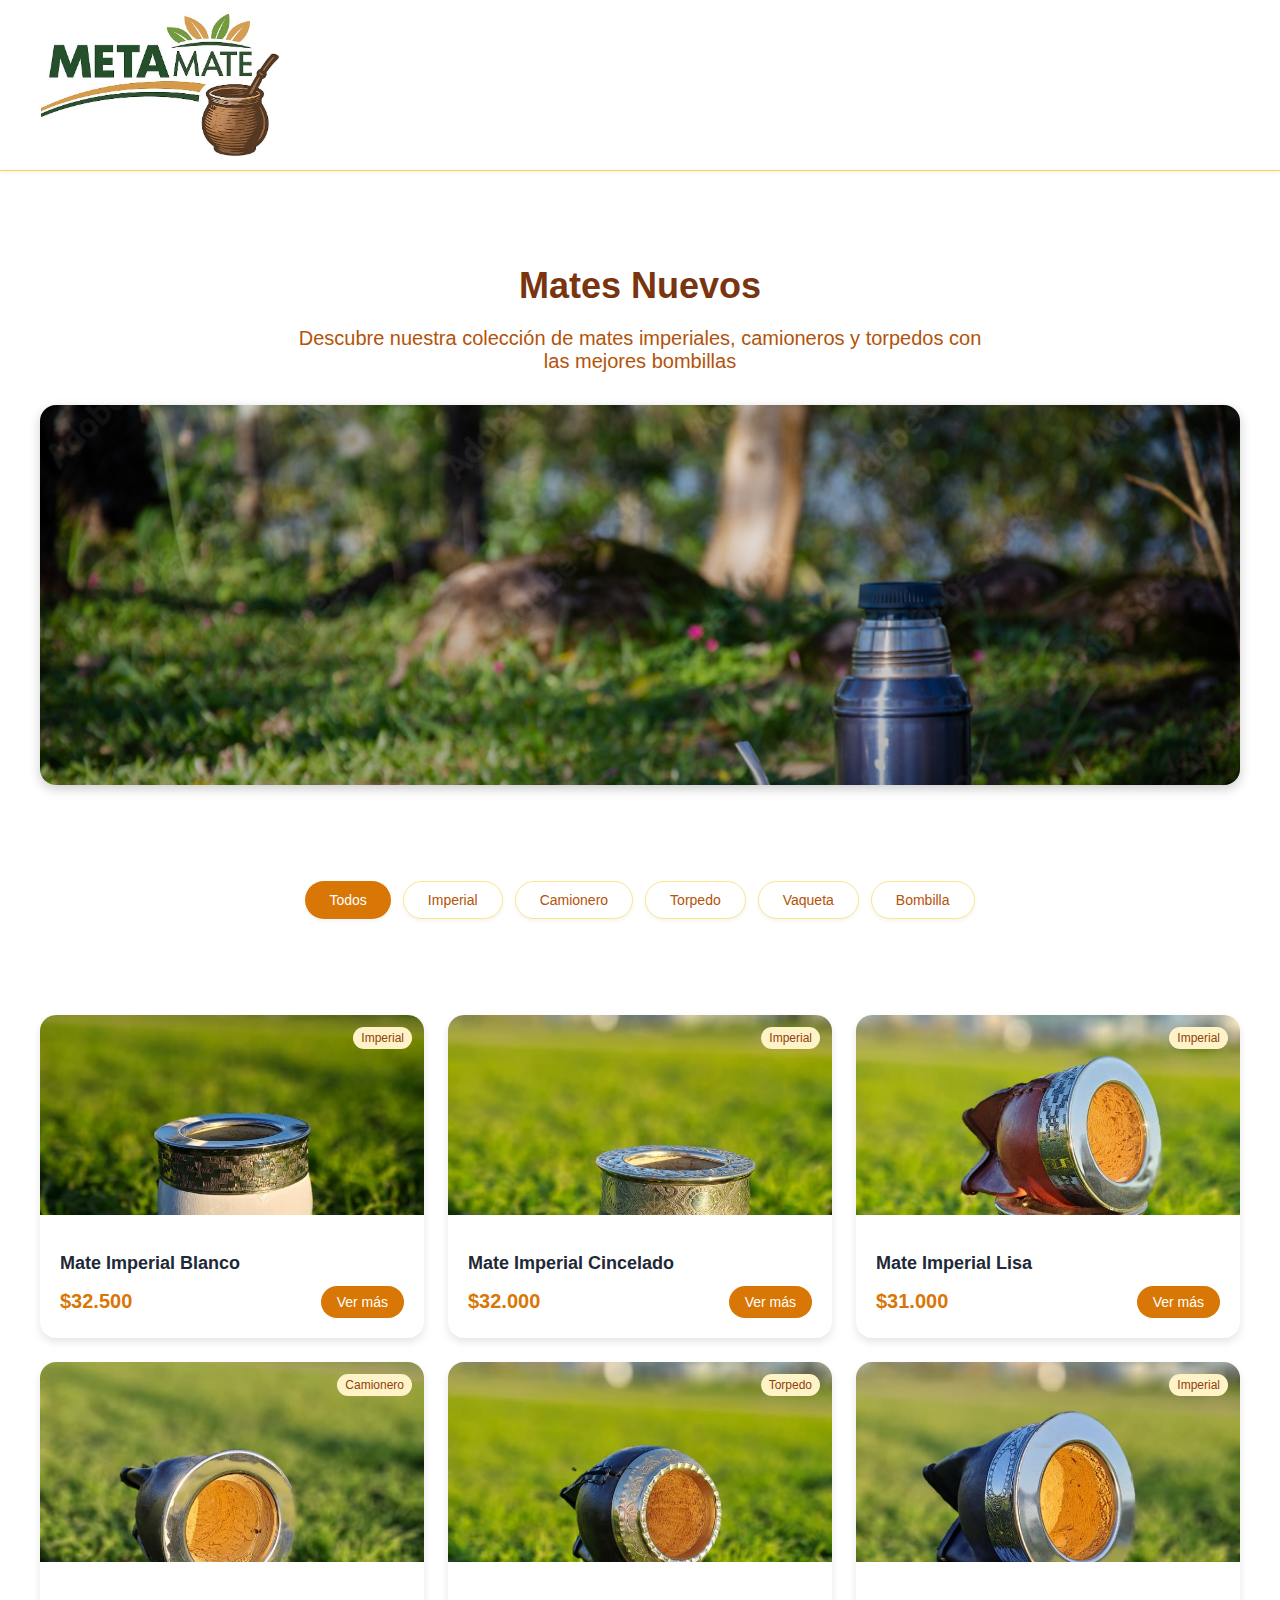
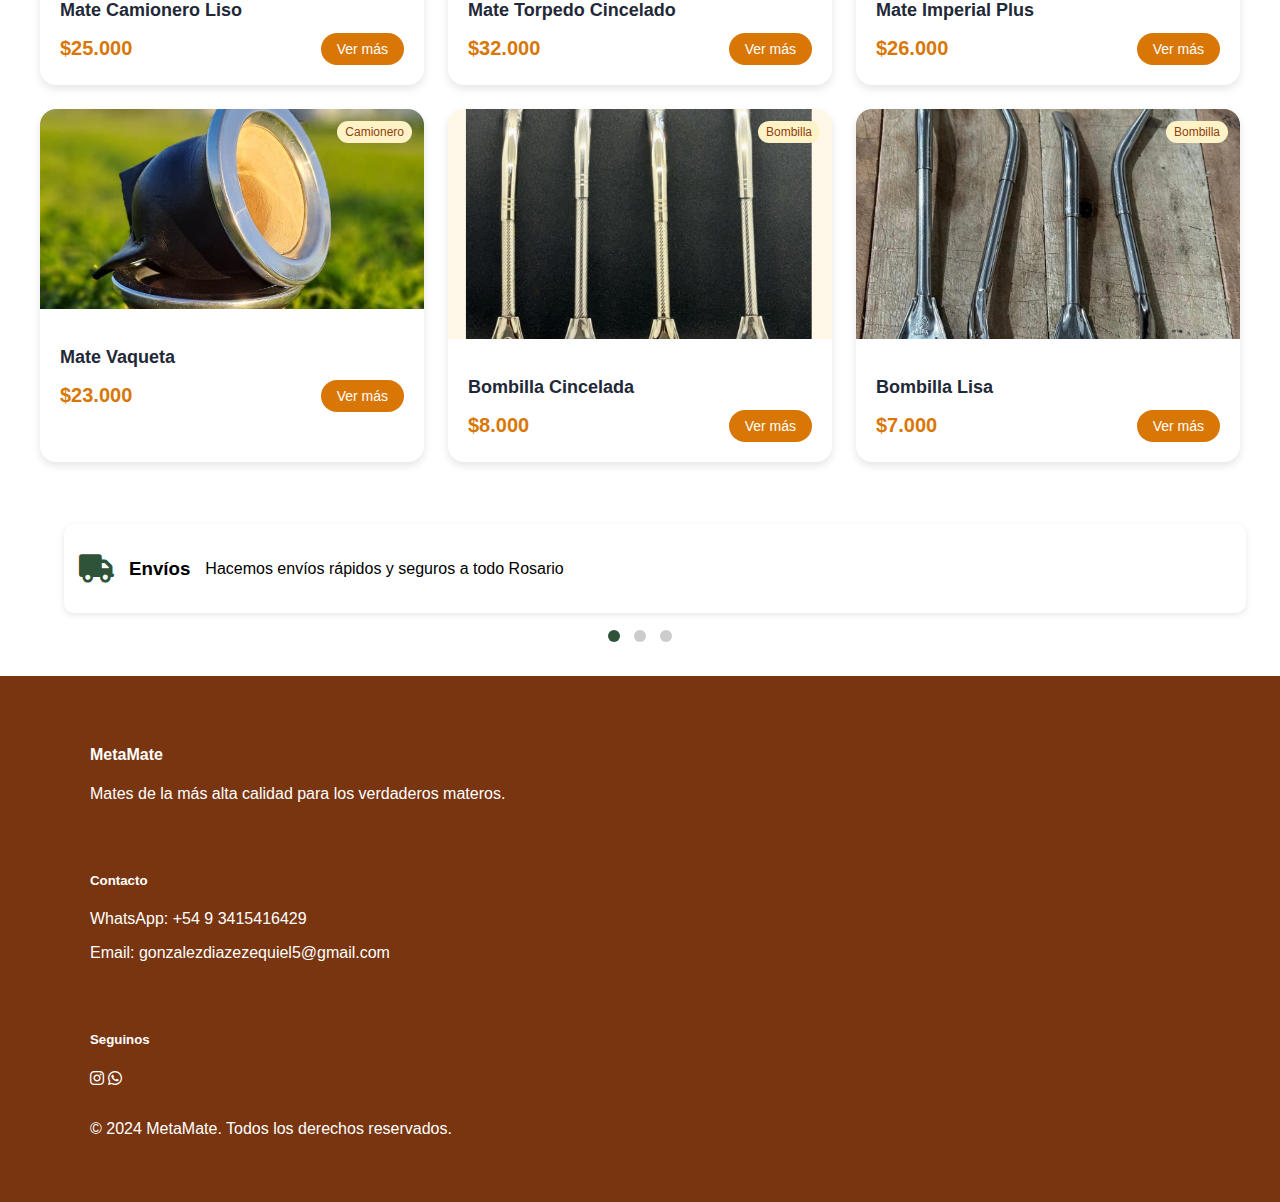
<file: index.html>
<!DOCTYPE html>
<html lang="en">

<head>
    <meta charset="UTF-8">
    <meta name="viewport" content="width=device-width, initial-scale=1.0">
    <title>Emprendimiento de Mate</title>
    <link rel="stylesheet" href="style.css">
    <link rel="stylesheet" href="https://cdnjs.cloudflare.com/ajax/libs/font-awesome/6.5.1/css/all.min.css">
</head>

<body>

    <!-- Header/Navbar -->
    <header>
  <div class="container">
    <div class="navbar">
      <a href="#" class="logo">
        <img src="metamate.jpeg" alt="MetaMate Logo">
      </a>
    </div>
  </div>
    </header>


    <!-- INICIO -->
    <section class="inicio">
  <div class="contenido">
    <h2 class="titulo">Mates Nuevos</h2>
    <p class="descripcion">
      Descubre nuestra colección de mates imperiales,
      camioneros y torpedos con las mejores bombillas
    </p>

    <div class="imagen-container">
      <img src="fondo.jpg" alt="Mates Nuevos" class="imagen">
      <div class="overlay"></div>
    </div>
  </div>
    </section>


    <!--CATEGORIA-->
    <section class="categorias">
  <div class="contenedor">
    <div class="botones">
      <button class="btn activo">Todos</button>
      <button class="btn">Imperial</button>
      <button class="btn">Camionero</button>
      <button class="btn">Torpedo</button>
      <button class="btn">Vaqueta</button>
      <button class="btn">Bombilla</button>
    </div>
  </div>
    </section>


    <!--PRODUCTO-->
    <section class="productos">
  <div class="contenedor">
    <div class="grid-productos">

      <!-- Producto 1 -->
      <a href="producto1.html" class="producto" data-categoria="Imperial">
        <div class="producto-img">
          <img src="imperial blanco.jpeg" alt="Mate Imperial Blanco">
          <span class="categoria">Imperial</span>
        </div>
        <div class="producto-info">
          <h3>Mate Imperial Blanco</h3>
          <div class="precio-boton">
            <span class="precio">$32.500</span>
            <button class="btn-ver">Ver más</button>
          </div>
        </div>
      </a>

      <!-- Producto 2 -->
      <a href="producto2.html" class="producto" data-categoria="Imperial">
        <div class="producto-img">
          <img src="imperial cincelado.jpeg" alt="Mate Imperial Cincelado">
          <span class="categoria">Imperial</span>
        </div>
        <div class="producto-info">
          <h3>Mate Imperial Cincelado</h3>
          <div class="precio-boton">
            <span class="precio">$32.000</span>
            <button class="btn-ver">Ver más</button>
          </div>
        </div>
      </a>

      <!-- Producto 3 -->
      <a href="producto3.html" class="producto" data-categoria="Imperial">
        <div class="producto-img">
          <img src="imperial lio.jpeg" alt="Mate Imperial Lisa">
          <span class="categoria">Imperial</span>
        </div>
        <div class="producto-info">
          <h3>Mate Imperial Lisa</h3>
          <div class="precio-boton">
            <span class="precio">$31.000</span>
            <button class="btn-ver">Ver más</button>
          </div>
        </div>
      </a>

      <!-- Producto 4 -->
      <a href="producto4.html" class="producto" data-categoria="Camionero">
        <div class="producto-img">
          <img src="camionero.jpeg" alt="Mate Camionero Liso">
          <span class="categoria">Camionero</span>
        </div>
        <div class="producto-info">
          <h3>Mate Camionero Liso</h3>
          <div class="precio-boton">
            <span class="precio">$25.000</span>
            <button class="btn-ver">Ver más</button>
          </div>
        </div>
      </a>

      <!-- Producto 5 -->
      <a href="producto5.html" class="producto" data-categoria="Torpedo">
        <div class="producto-img">
          <img src="torpedooo.jpeg" alt="Mate Torpedo Cincelado">
          <span class="categoria">Torpedo</span>
        </div>
        <div class="producto-info">
          <h3>Mate Torpedo Cincelado</h3>
          <div class="precio-boton">
            <span class="precio">$32.000</span>
            <button class="btn-ver">Ver más</button>
          </div>
        </div>
      </a>

      <!-- Producto 6 -->
      <a href="producto6.html" class="producto" data-categoria="Imperial">
        <div class="producto-img">
          <img src="imperiall.jpeg" alt="Mate Imperial Plus">
          <span class="categoria">Imperial</span>
        </div>
        <div class="producto-info">
          <h3>Mate Imperial Plus</h3>
          <div class="precio-boton">
            <span class="precio">$26.000</span>
            <button class="btn-ver">Ver más</button>
          </div>
        </div>
      </a>

      <!-- Producto 7 -->
      <a href="producto7.html" class="producto" data-categoria="Vaqueta">
        <div class="producto-img">
          <img src="vaquetaaa.jpeg" alt="Mate Vaqueta">
          <span class="categoria">Camionero</span>
        </div>
        <div class="producto-info">
          <h3>Mate Vaqueta</h3>
          <div class="precio-boton">
            <span class="precio">$23.000</span>
            <button class="btn-ver">Ver más</button>
          </div>
        </div>
      </a>

      <!-- Producto 8 -->
      <a href="producto8.html" class="producto" data-categoria="Bombilla">
        <div class="producto-img bombilla">
          <img src="bcincelada.jpeg" alt="Bombilla Cincelada">
          <span class="categoria">Bombilla</span>
        </div>
        <div class="producto-info">
          <h3>Bombilla Cincelada</h3>
          <div class="precio-boton">
            <span class="precio">$8.000</span>
            <button class="btn-ver">Ver más</button>
          </div>
        </div>
      </a>

      <!-- Producto 9 -->
      <a href="producto9.html" class="producto" data-categoria="Bombilla">
        <div class="producto-img bombilla">
          <img src="blisa.jpeg" alt="Bombilla Lisa">
          <span class="categoria">Bombilla</span>
        </div>
        <div class="producto-info">
          <h3>Bombilla Lisa</h3>
          <div class="precio-boton">
            <span class="precio">$7.000</span>
            <button class="btn-ver">Ver más</button>
          </div>
        </div>
      </a>

    </div>
  </div>
    </section>

    <!-- Sección -->
    <section class="info-slider">
  <div class="slider-container">
    <!--Slide 1 -->
    <div class="slide active">
      <div class="icon"><i class="fa-solid fa-truck"></i></div>
      <h3>Envíos</h3>
      <p>Hacemos envíos rápidos y seguros a todo Rosario</p>
    </div>
    <!-- Slide 2 -->
    <div class="slide">
      <div class="icon"><i class="fa-solid fa-credit-card"></i></div>
      <h3>Medios de pago</h3>
      <p>Aceptamos transferencias y pago en efectivo.</p>
    </div>

    <!-- Slide 3 -->
    <div class="slide">
      <div class="icon"><i class="fa-solid fa-rotate"></i></div>
      <h3>Devoluciones</h3>
      <p>Si el producto llega en mal estado, comunicate con nosotros.</p>
    </div>
  </div>

  <!-- Dots -->
  <div class="dots">
    <span class="dot active"></span>
    <span class="dot"></span>
    <span class="dot"></span>
  </div>
    </section>

    <!--FOOTER-->
    <footer class="footer">
  <div class="contenedor-footer">
    <div class="footer-grid">
      
      <!-- Marca -->
      <div>
        <h4 class="footer-logo">MetaMate</h4>
        <p class="footer-text">
          Mates de la más alta calidad para los verdaderos materos.
        </p>
      </div>

      <!-- Contacto -->
      <div>
        <h5 class="footer-titulo">Contacto</h5>
        <p class="footer-text">WhatsApp: +54 9 3415416429</p>
        <p class="footer-text">Email: gonzalezdiazezequiel5@gmail.com
      </div>

      <!-- Redes -->
      <div>
        <h5 class="footer-titulo">Seguinos</h5>
        <div class="footer-redes">
          <i class="fa-brands fa-instagram"></i>
          <i class="fa-brands fa-whatsapp"></i>
        </div>
      </div>

    </div>

    <!-- Derechos -->
    <div class="footer-copy">
      <p>© 2024 MetaMate. Todos los derechos reservados.</p>
    </div>
  </div>
</footer>



</body>

</html>
</file>
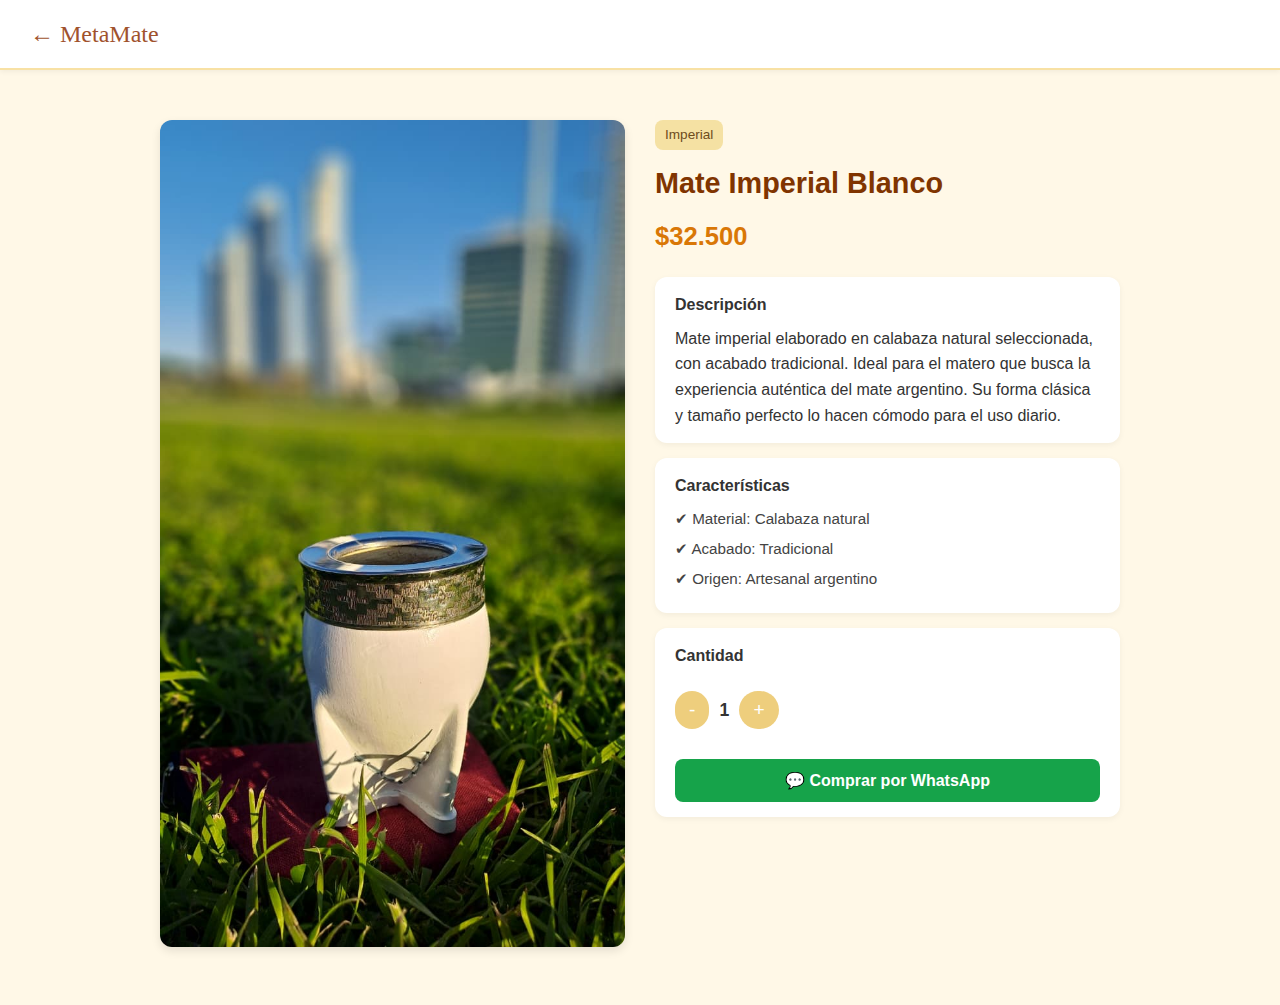
<file: producto1.html>
<!DOCTYPE html>
<html lang="es">
<head>
  <meta charset="UTF-8">
  <meta name="viewport" content="width=device-width, initial-scale=1.0">
  <title>Mate Imperial Clásico - MetaMate</title>
  <link rel="stylesheet" href="producto.css">
  <link rel="stylesheet" href="https://cdnjs.cloudflare.com/ajax/libs/font-awesome/6.5.1/css/all.min.css">
</head>
<body>

  <!-- Header simple -->
  <header class="header-producto">
    <a href="inde.html" class="volver">← MetaMate</a>
  </header>

  <!-- Contenido del producto -->
  <main class="producto-detalle">
    <div class="producto-img">
      <img src="imperial blanco.jpeg" alt="Mate Imperial Blanco">
    </div>

    <div class="producto-info">
      <span class="categoria">Imperial</span>
      <h1>Mate Imperial Blanco</h1>
      <p class="precio">$32.500</p>

      <section class="descripcion">
        <h2>Descripción</h2>
        <p>
          Mate imperial elaborado en calabaza natural seleccionada, con acabado tradicional.
          Ideal para el matero que busca la experiencia auténtica del mate argentino.
          Su forma clásica y tamaño perfecto lo hacen cómodo para el uso diario.
        </p>
      </section>

      <section class="caracteristicas">
        <h2>Características</h2>
        <ul>
          <li>✔ Material: Calabaza natural</li>
          <li>✔ Acabado: Tradicional</li>
          <li>✔ Origen: Artesanal argentino</li>
        </ul>
      </section>

      <!-- Cantidad + botones -->
      <section class="acciones-compra">
        <h2>Cantidad</h2>
        <div class="cantidad">
          <button class="menos">-</button>
          <span>1</span>
          <button class="mas">+</button>
        </div>

        
        <button class="btn whatsapp">💬 Comprar por WhatsApp</button>
        
      </section>
    </div>


  </main>

  <script src="scrip.js"></script>

</body>
</html>
</file>
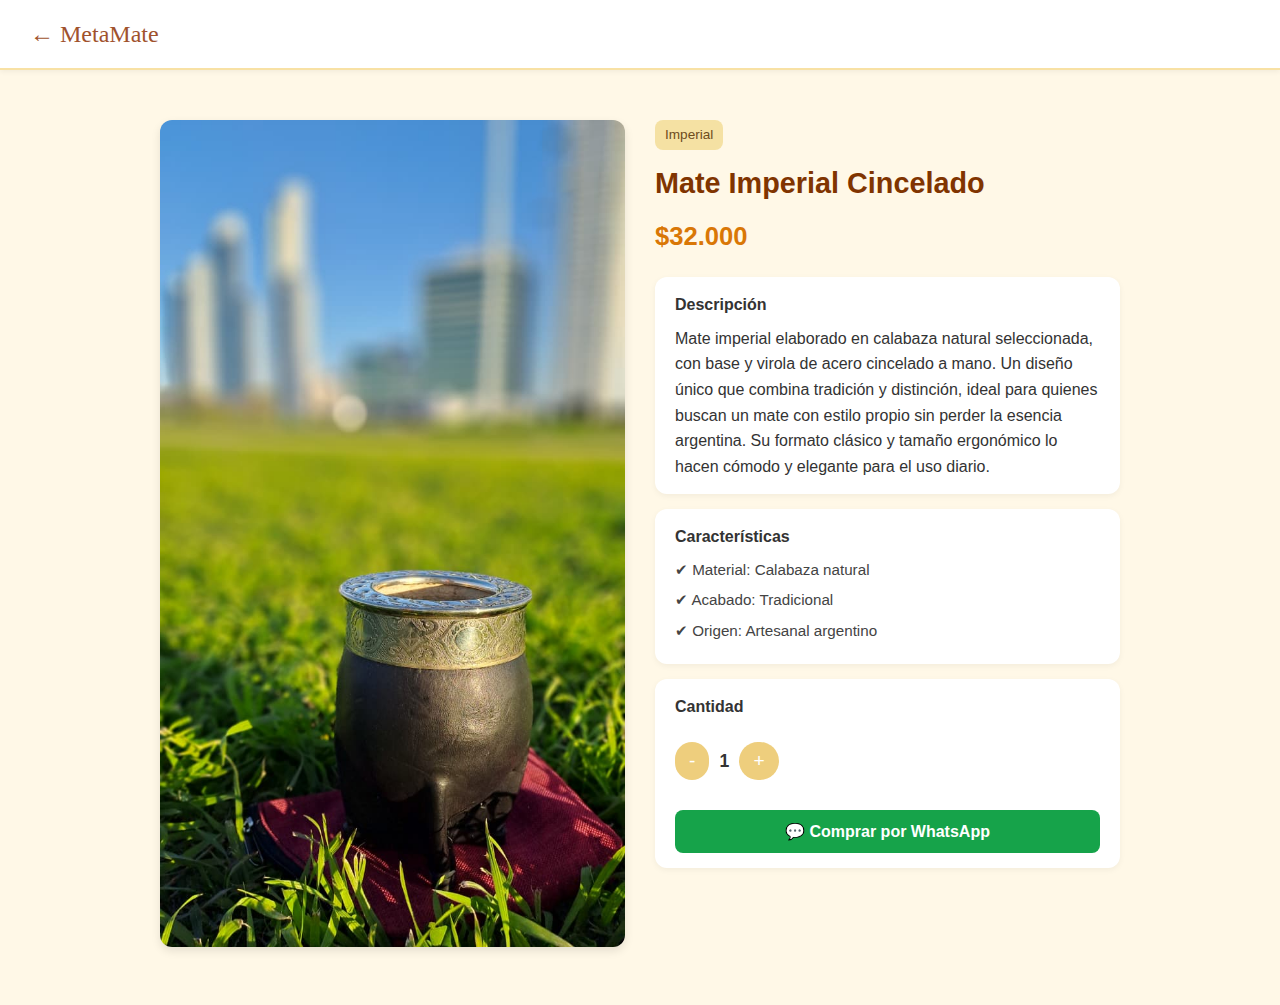
<file: producto2.html>
<!DOCTYPE html>
<html lang="es">

<head>
  <meta charset="UTF-8">
  <meta name="viewport" content="width=device-width, initial-scale=1.0">
  <title>Mate Imperial Cincelado</title>
  <link rel="stylesheet" href="producto.css">
  <link rel="stylesheet" href="https://cdnjs.cloudflare.com/ajax/libs/font-awesome/6.5.1/css/all.min.css">
</head>

<body>

  <!-- Header simple -->
  <header class="header-producto">
    <a href="inde.html" class="volver">← MetaMate</a>
  </header>

  <!-- Contenido del producto -->
  <main class="producto-detalle">
    <div class="producto-img">
      <img src="imperial cincelado.jpeg" alt="Mate Imperial Cincelado">
    </div>

    <div class="producto-info">
      <span class="categoria">Imperial</span>
      <h1>Mate Imperial Cincelado</h1>
      <p class="precio">$32.000</p>

      <section class="descripcion">
        <h2>Descripción</h2>
        <p>
          Mate imperial elaborado en calabaza natural seleccionada, con base y virola de acero cincelado a mano. Un
          diseño único que combina tradición y distinción, ideal para quienes buscan un mate con estilo propio sin
          perder la esencia argentina. Su formato clásico y tamaño ergonómico lo hacen cómodo y elegante para el uso
          diario.
        </p>
      </section>

      <section class="caracteristicas">
        <h2>Características</h2>
        <ul>
          <li>✔ Material: Calabaza natural</li>
          <li>✔ Acabado: Tradicional</li>
          <li>✔ Origen: Artesanal argentino</li>
        </ul>
      </section>


      <!-- Cantidad + botones -->
      <section class="acciones-compra">
        <h2>Cantidad</h2>
        <div class="cantidad">
          <button class="menos">-</button>
          <span>1</span>
          <button class="mas">+</button>
        </div>

        <button class="btn whatsapp">💬 Comprar por WhatsApp</button>
      </section>
    </div>
  </main>

  <script src="scrip.js"></script>

</body>

</html>
</file>
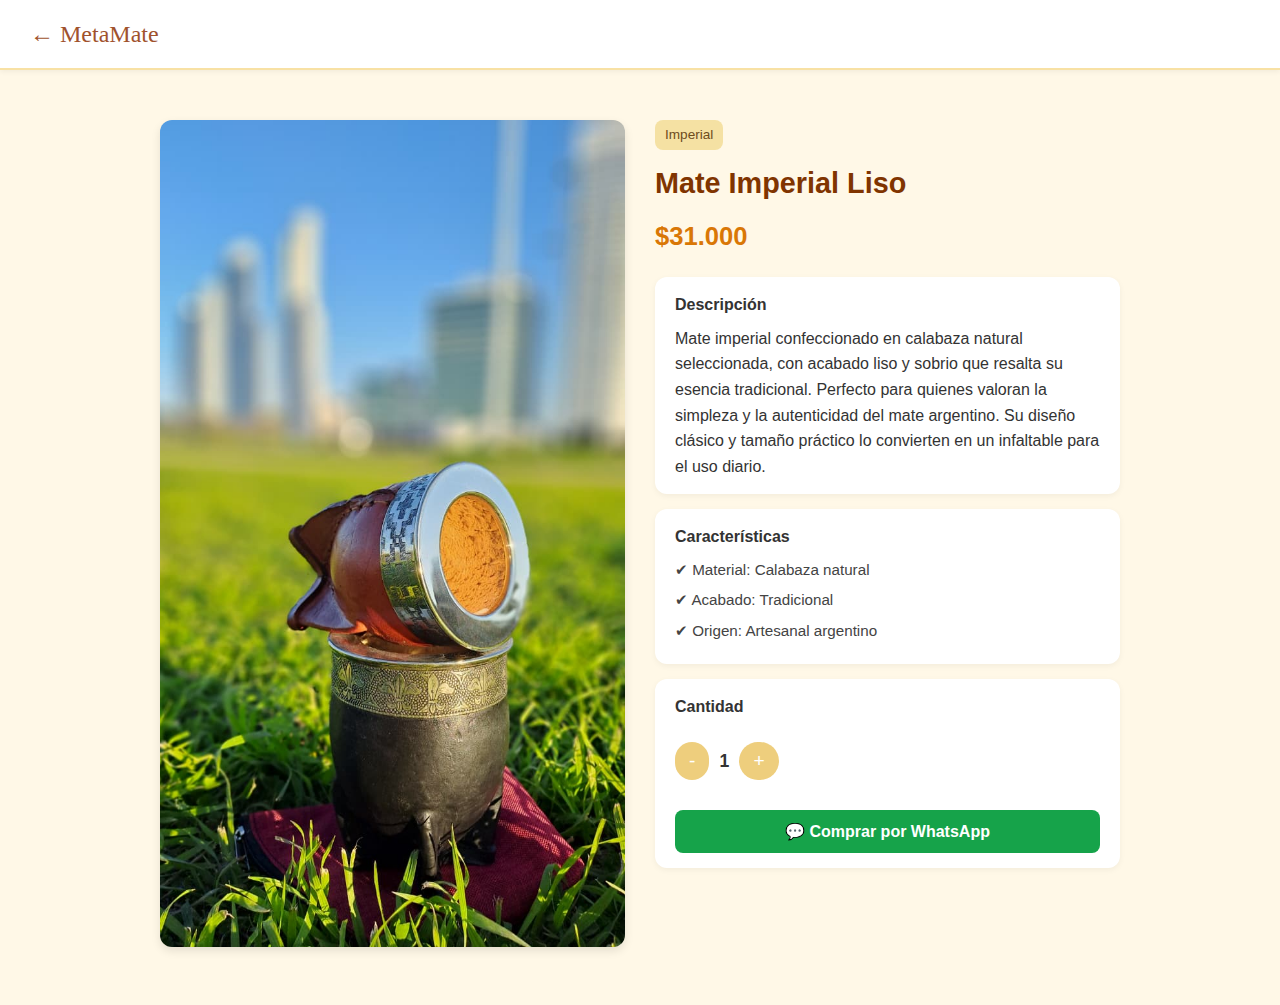
<file: producto3.html>
<!DOCTYPE html>
<html lang="es">

<head>
  <meta charset="UTF-8">
  <meta name="viewport" content="width=device-width, initial-scale=1.0">
  <title>Mate Imperial Liso</title>
  <link rel="stylesheet" href="producto.css">
</head>

<body>

  <!-- Header simple -->
  <header class="header-producto">
    <a href="inde.html" class="volver">← MetaMate</a>
  </header>

  <!-- Contenido del producto -->
  <main class="producto-detalle">
    <div class="producto-img">
      <img src="imperial lio.jpeg" alt="Mate Imperial Liso">
    </div>

    <div class="producto-info">
      <span class="categoria">Imperial</span>
      <h1>Mate Imperial Liso</h1>
      <p class="precio">$31.000</p>

      <section class="descripcion">
        <h2>Descripción</h2>
        <p>
          Mate imperial confeccionado en calabaza natural seleccionada, con acabado liso y sobrio que resalta su esencia
          tradicional. Perfecto para quienes valoran la simpleza y la autenticidad del mate argentino. Su diseño clásico
          y tamaño práctico lo convierten en un infaltable para el uso diario.
        </p>
      </section>

      <section class="caracteristicas">
        <h2>Características</h2>
        <ul>
          <li>✔ Material: Calabaza natural</li>
          <li>✔ Acabado: Tradicional</li>
          <li>✔ Origen: Artesanal argentino</li>
        </ul>
      </section>

      <!-- Cantidad + botones -->
      <section class="acciones-compra">
        <h2>Cantidad</h2>
        <div class="cantidad">
          <button class="menos">-</button>
          <span>1</span>
          <button class="mas">+</button>
        </div>

        <button class="btn whatsapp">💬 Comprar por WhatsApp</button>

      </section>
    </div>
  </main>

  <script src="scrip.js"></script>

</body>

</html>
</file>
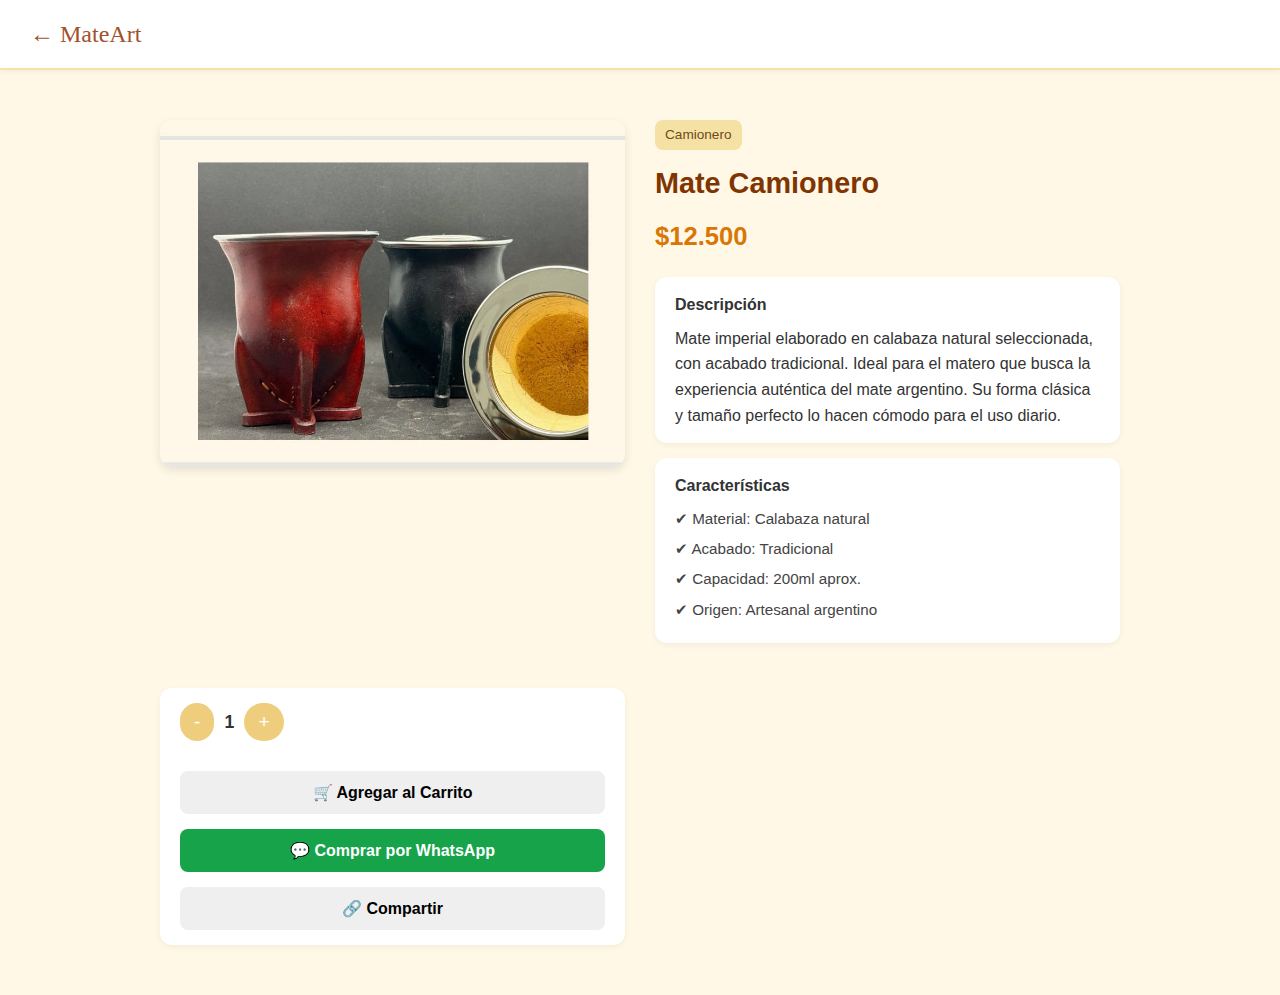
<file: producto4.html>
<!DOCTYPE html>
<html lang="es">
<head>
  <meta charset="UTF-8">
  <meta name="viewport" content="width=device-width, initial-scale=1.0">
  <title>Mate Camionero</title>
  <link rel="stylesheet" href="producto.css">
</head>
<body>

  <!-- Header simple -->
  <header class="header-producto">
    <a href="inde.html" class="volver">← MateArt</a>
    <div class="acciones">
      <i class="ri-heart-line"></i>
      <i class="ri-share-line"></i>
    </div>
  </header>

  <!-- Contenido del producto -->
  <main class="producto-detalle">
    <div class="producto-img">
      <img src="matecamionero.jpeg" alt="Mate Camionero">
    </div>

    <div class="producto-info">
      <span class="categoria">Camionero</span>
      <h1>Mate Camionero</h1>
      <p class="precio">$12.500</p>

      <section class="descripcion">
        <h2>Descripción</h2>
        <p>
          Mate imperial elaborado en calabaza natural seleccionada, con acabado tradicional.
          Ideal para el matero que busca la experiencia auténtica del mate argentino.
          Su forma clásica y tamaño perfecto lo hacen cómodo para el uso diario.
        </p>
      </section>

      <section class="caracteristicas">
        <h2>Características</h2>
        <ul>
          <li>✔ Material: Calabaza natural</li>
          <li>✔ Acabado: Tradicional</li>
          <li>✔ Capacidad: 200ml aprox.</li>
          <li>✔ Origen: Artesanal argentino</li>
        </ul>
      </section>
    </div>

    <!-- Cantidad + botones -->
      <section class="acciones-compra">
        <div class="cantidad">
          <button class="menos">-</button>
          <span>1</span>
          <button class="mas">+</button>
        </div>

        <button class="btn carrito">🛒 Agregar al Carrito</button>
        <button class="btn whatsapp">💬 Comprar por WhatsApp</button>
        <button class="btn compartir">🔗 Compartir</button>
      </section>
    </div>
  </main>

</body>
</html>
</file>
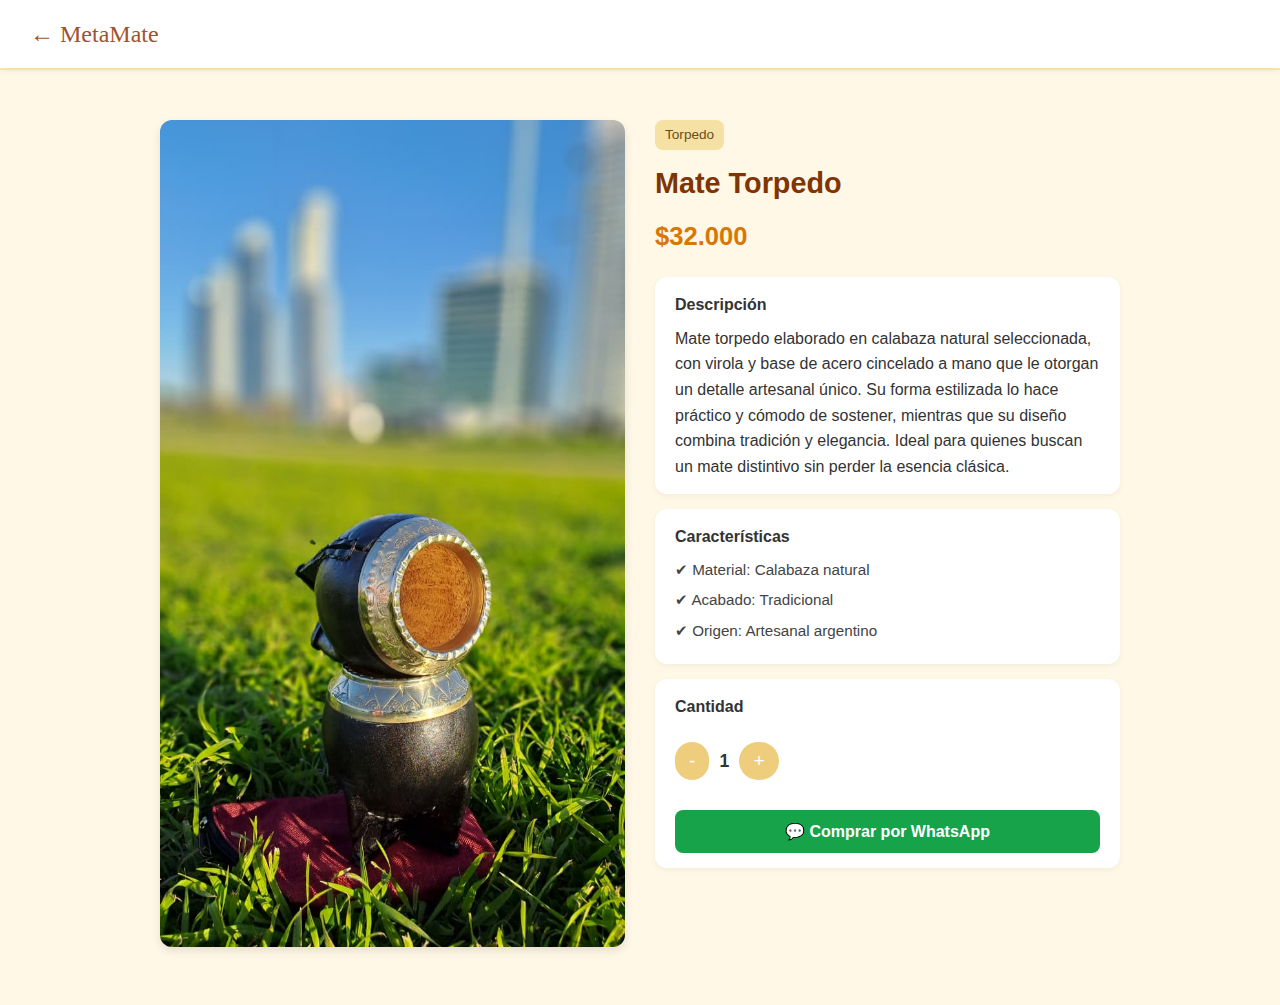
<file: producto5.html>
<!DOCTYPE html>
<html lang="es">

<head>
  <meta charset="UTF-8">
  <meta name="viewport" content="width=device-width, initial-scale=1.0">
  <title>Mate Torpedo</title>
  <link rel="stylesheet" href="producto.css">
</head>

<body>

  <!-- Header simple -->
  <header class="header-producto">
    <a href="inde.html" class="volver">← MetaMate</a>
  </header>

  <!-- Contenido del producto -->
  <main class="producto-detalle">
    <div class="producto-img">
      <img src="torpedooo.jpeg" alt="Mate Torpedo">
    </div>

    <div class="producto-info">
      <span class="categoria">Torpedo</span>
      <h1>Mate Torpedo</h1>
      <p class="precio">$32.000</p>

      <section class="descripcion">
        <h2>Descripción</h2>
        <p>
          Mate torpedo elaborado en calabaza natural seleccionada, con virola y base de acero cincelado a mano que le
          otorgan un detalle artesanal único. Su forma estilizada lo hace práctico y cómodo de sostener, mientras que su
          diseño combina tradición y elegancia. Ideal para quienes buscan un mate distintivo sin perder la esencia
          clásica.
        </p>
      </section>

      <section class="caracteristicas">
        <h2>Características</h2>
        <ul>
          <li>✔ Material: Calabaza natural</li>
          <li>✔ Acabado: Tradicional</li>
          <li>✔ Origen: Artesanal argentino</li>
        </ul>
      </section>

      <!-- Cantidad + botones -->
      <section class="acciones-compra">
        <h2>Cantidad</h2>
        <div class="cantidad">
          <button class="menos">-</button>
          <span>1</span>
          <button class="mas">+</button>
        </div>


        <button class="btn whatsapp">💬 Comprar por WhatsApp</button>
      </section>
    </div>
  </main>

  <script src="scrip.js"></script>

</body>

</html>
</file>
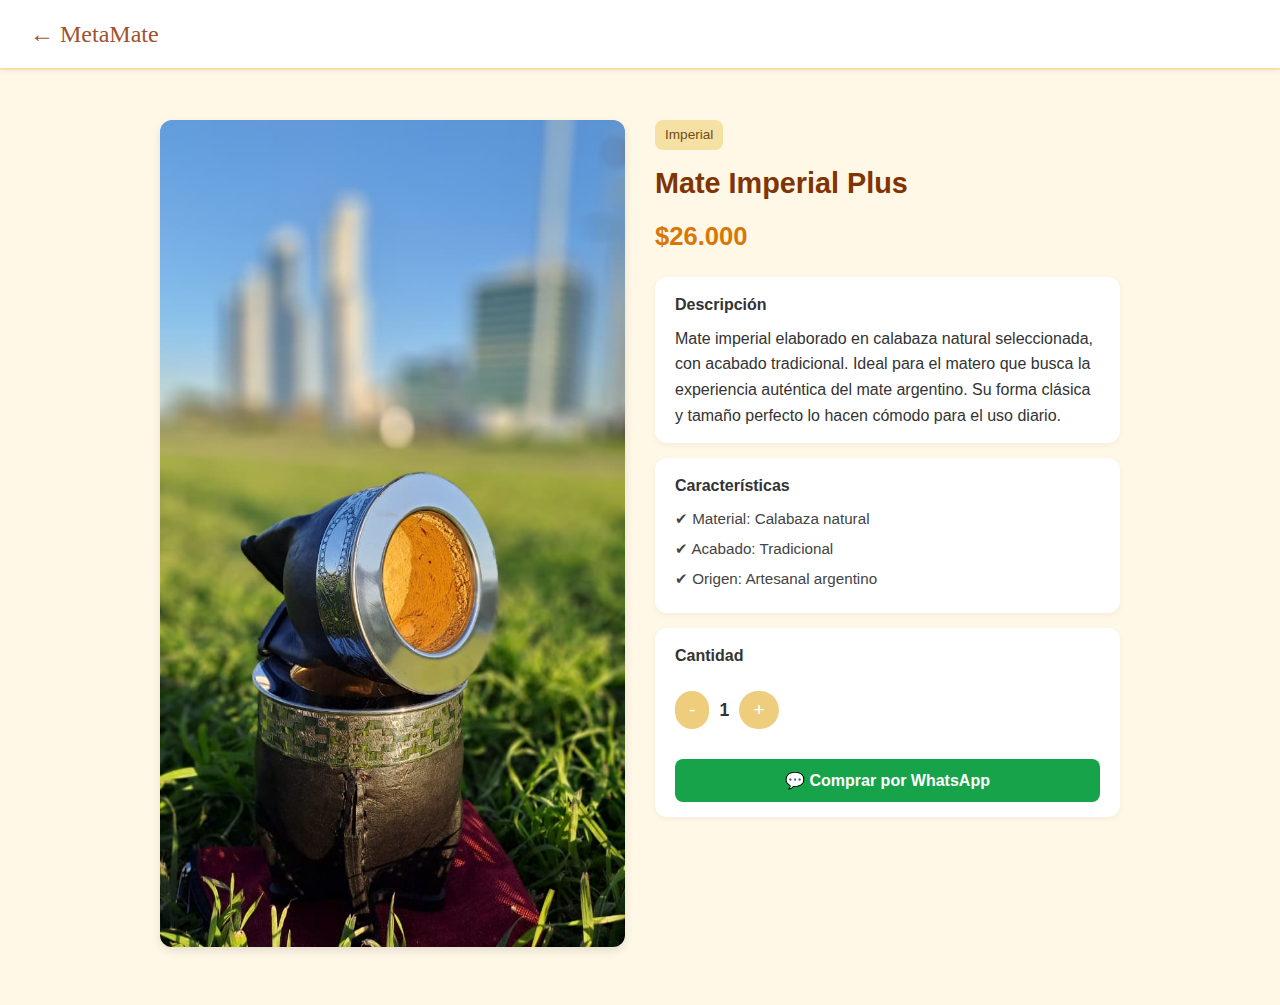
<file: producto6.html>
<!DOCTYPE html>
<html lang="es">
<head>
  <meta charset="UTF-8">
  <meta name="viewport" content="width=device-width, initial-scale=1.0">
  <title>Mate Imperial Plus</title>
  <link rel="stylesheet" href="producto.css">
</head>
<body>

  <!-- Header simple -->
  <header class="header-producto">
    <a href="inde.html" class="volver">← MetaMate</a>
  </header>

  <!-- Contenido del producto -->
  <main class="producto-detalle">
    <div class="producto-img">
      <img src="imperiall.jpeg" alt="Mate Imperial Plus">
    </div>

    <div class="producto-info">
      <span class="categoria">Imperial</span>
      <h1>Mate Imperial Plus</h1>
      <p class="precio">$26.000</p>

      <section class="descripcion">
        <h2>Descripción</h2>
        <p>
          Mate imperial elaborado en calabaza natural seleccionada, con acabado tradicional.
          Ideal para el matero que busca la experiencia auténtica del mate argentino.
          Su forma clásica y tamaño perfecto lo hacen cómodo para el uso diario.
        </p>
      </section>

      <section class="caracteristicas">
        <h2>Características</h2>
        <ul>
          <li>✔ Material: Calabaza natural</li>
          <li>✔ Acabado: Tradicional</li>
          <li>✔ Origen: Artesanal argentino</li>
        </ul>
      </section>

    <!-- Cantidad + botones -->
      <section class="acciones-compra">
        <h2>Cantidad</h2>
        <div class="cantidad">
          <button class="menos">-</button>
          <span>1</span>
          <button class="mas">+</button>
        </div>

        
        <button class="btn whatsapp">💬 Comprar por WhatsApp</button>
        
      </section>
    </div>
  </main>

  <script src="scrip.js"></script>

</body>
</html>
</file>
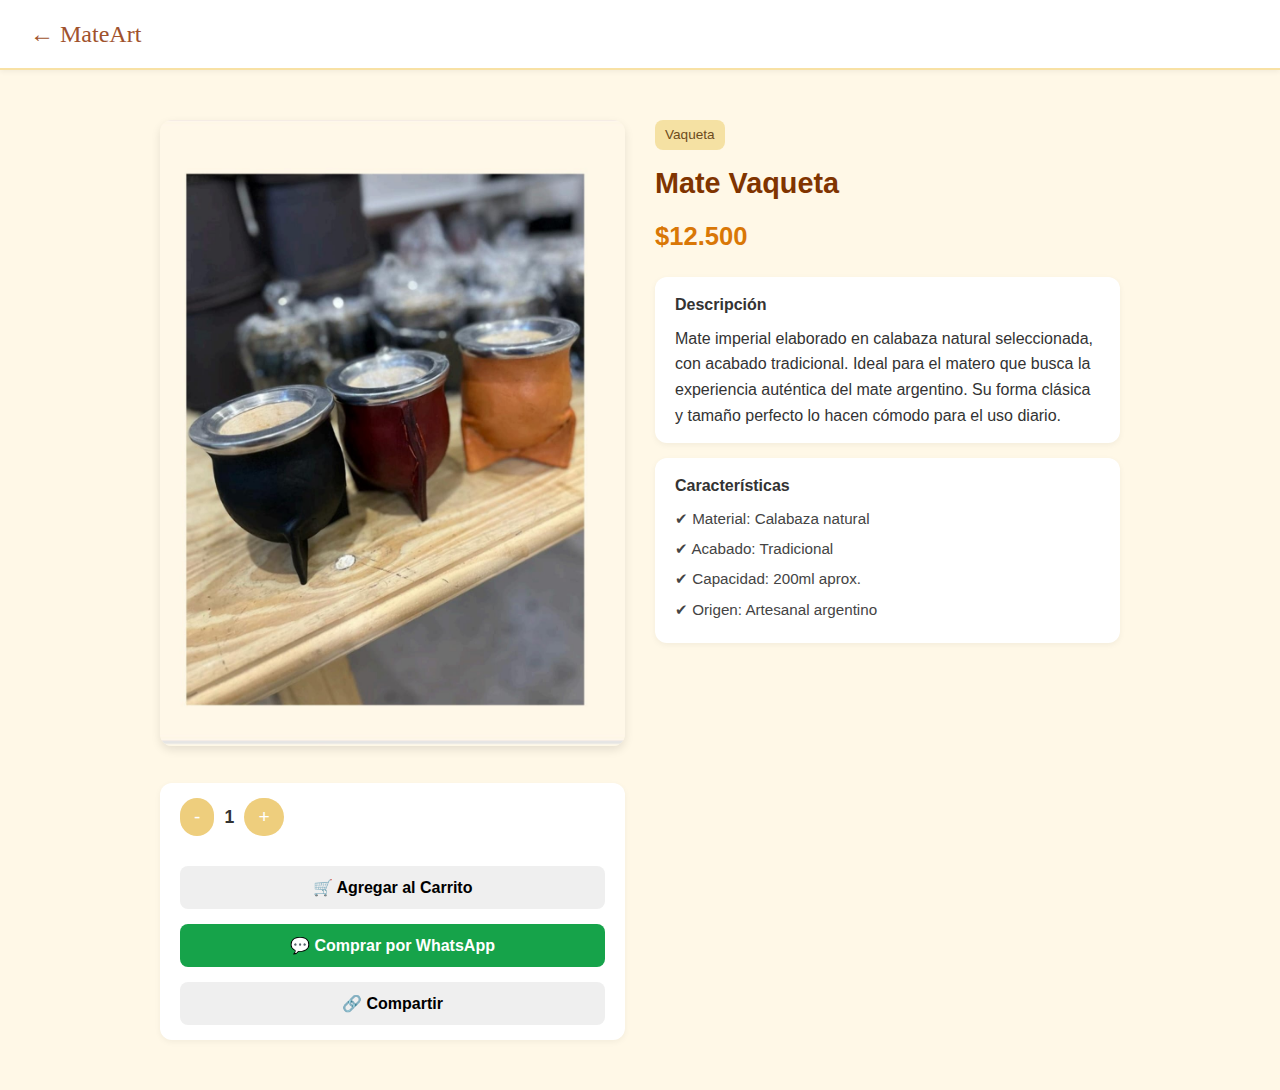
<file: producto7.html>
<!DOCTYPE html>
<html lang="es">
<head>
  <meta charset="UTF-8">
  <meta name="viewport" content="width=device-width, initial-scale=1.0">
  <title>Mate Vaqueta</title>
  <link rel="stylesheet" href="producto.css">
</head>
<body>

  <!-- Header simple -->
  <header class="header-producto">
    <a href="inde.html" class="volver">← MateArt</a>
    <div class="acciones">
      <i class="ri-heart-line"></i>
      <i class="ri-share-line"></i>
    </div>
  </header>

  <!-- Contenido del producto -->
  <main class="producto-detalle">
    <div class="producto-img">
      <img src="matevaqueta.jpeg" alt="Mate Vaqueta">
    </div>

    <div class="producto-info">
      <span class="categoria">Vaqueta</span>
      <h1>Mate Vaqueta</h1>
      <p class="precio">$12.500</p>

      <section class="descripcion">
        <h2>Descripción</h2>
        <p>
          Mate imperial elaborado en calabaza natural seleccionada, con acabado tradicional.
          Ideal para el matero que busca la experiencia auténtica del mate argentino.
          Su forma clásica y tamaño perfecto lo hacen cómodo para el uso diario.
        </p>
      </section>

      <section class="caracteristicas">
        <h2>Características</h2>
        <ul>
          <li>✔ Material: Calabaza natural</li>
          <li>✔ Acabado: Tradicional</li>
          <li>✔ Capacidad: 200ml aprox.</li>
          <li>✔ Origen: Artesanal argentino</li>
        </ul>
      </section>
    </div>

    <!-- Cantidad + botones -->
      <section class="acciones-compra">
        <div class="cantidad">
          <button class="menos">-</button>
          <span>1</span>
          <button class="mas">+</button>
        </div>

        <button class="btn carrito">🛒 Agregar al Carrito</button>
        <button class="btn whatsapp">💬 Comprar por WhatsApp</button>
        <button class="btn compartir">🔗 Compartir</button>
      </section>
    </div>
  </main>

</body>
</html>
</file>
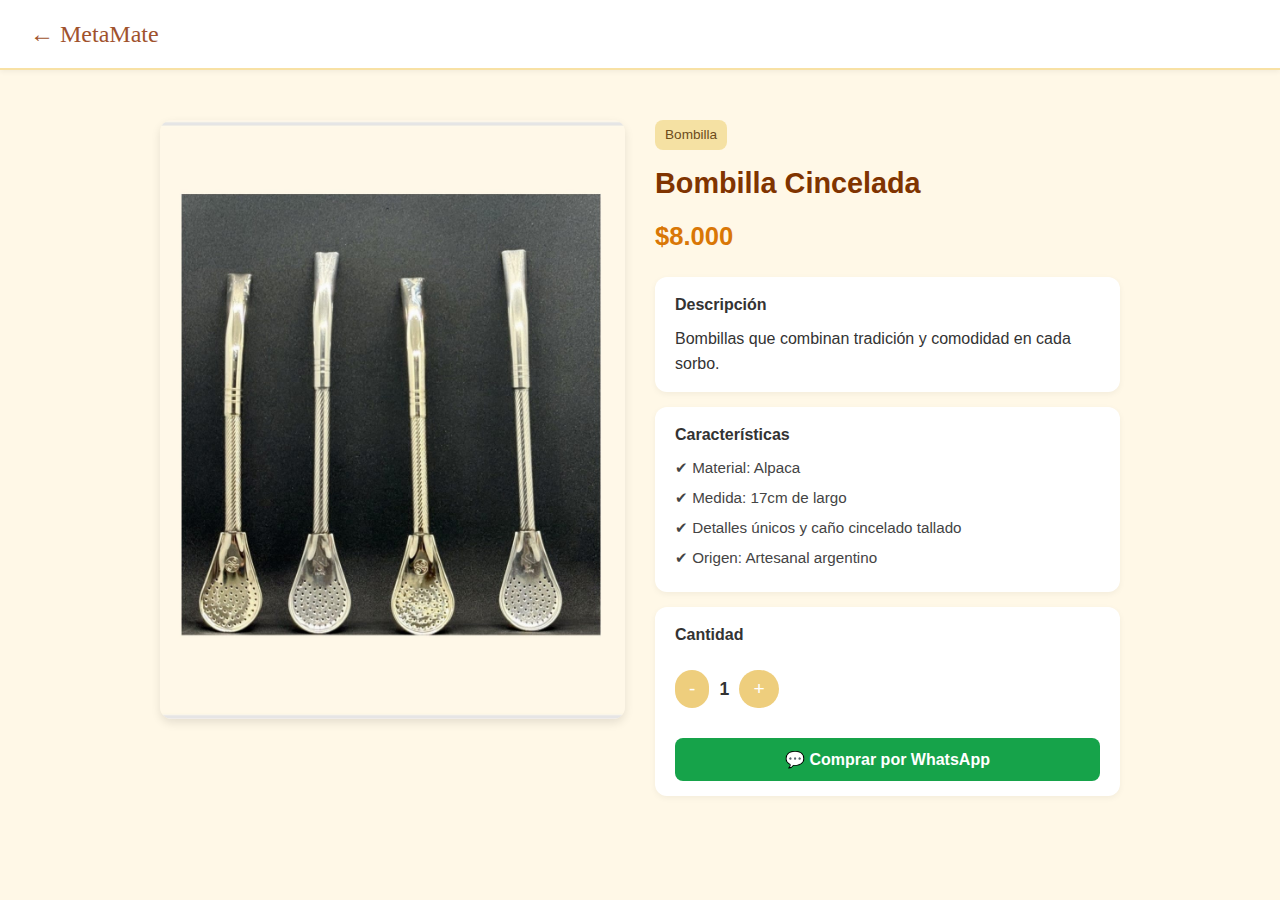
<file: producto8.html>
<!DOCTYPE html>
<html lang="es">
<head>
  <meta charset="UTF-8">
  <meta name="viewport" content="width=device-width, initial-scale=1.0">
  <title>Bombilla Cincelada</title>
  <link rel="stylesheet" href="producto.css">
</head>
<body>

  <!-- Header simple -->
  <header class="header-producto">
    <a href="inde.html" class="volver">← MetaMate</a>
  </header>

  <!-- Contenido del producto -->
  <main class="producto-detalle">
    <div class="producto-img">
      <img src="bcincelada.jpeg" alt="Bombilla Cincelada">
    </div>

    <div class="producto-info">
      <span class="categoria">Bombilla</span>
      <h1>Bombilla Cincelada</h1>
      <p class="precio">$8.000</p>

      <section class="descripcion">
        <h2>Descripción</h2>
        <p>
          Bombillas que combinan tradición y comodidad en cada sorbo.
        </p>
      </section>

      <section class="caracteristicas">
        <h2>Características</h2>
        <ul>
          <li>✔ Material: Alpaca</li>
          <li>✔ Medida: 17cm de largo</li>
          <li>✔ Detalles únicos y caño cincelado tallado</li>
          <li>✔ Origen: Artesanal argentino</li>
        </ul>
      </section>

    <!-- Cantidad + botones -->
      <section class="acciones-compra">
        <h2>Cantidad</h2>
        <div class="cantidad">
          <button class="menos">-</button>
          <span>1</span>
          <button class="mas">+</button>
        </div>

       
        <button class="btn whatsapp">💬 Comprar por WhatsApp</button>
       
      </section>
    </div>
  </main>

  <script src="scrip.js"></script>

</body>
</html>
</file>
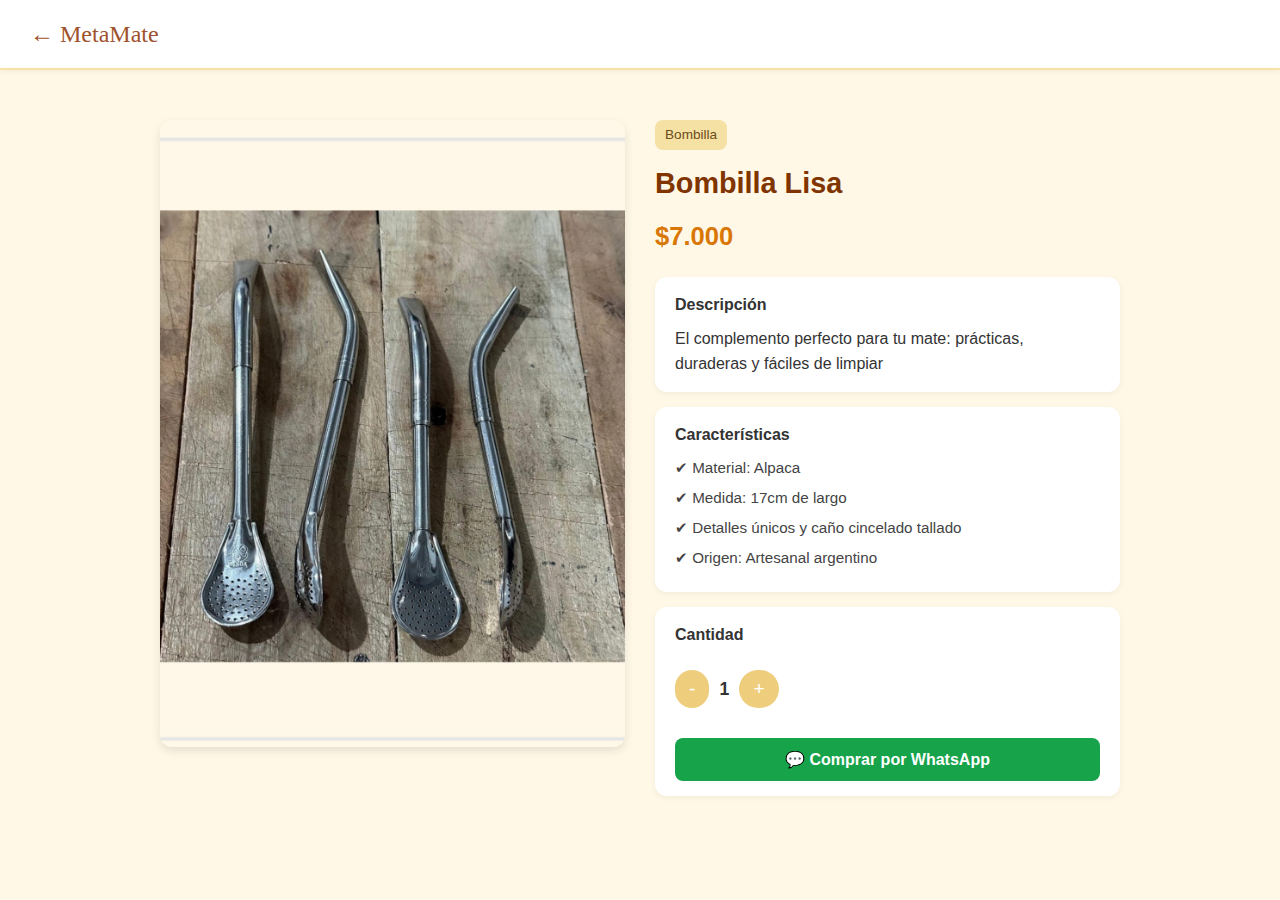
<file: producto9.html>
<!DOCTYPE html>
<html lang="es">
<head>
  <meta charset="UTF-8">
  <meta name="viewport" content="width=device-width, initial-scale=1.0">
  <title>Bombilla Lisa</title>
  <link rel="stylesheet" href="producto.css">
</head>
<body>

  <!-- Header simple -->
  <header class="header-producto">
    <a href="inde.html" class="volver">← MetaMate</a>
  </header>

  <!-- Contenido del producto -->
  <main class="producto-detalle">
    <div class="producto-img">
      <img src="blisa.jpeg" alt="Bombilla Lisa">
    </div>

    <div class="producto-info">
      <span class="categoria">Bombilla</span>
      <h1>Bombilla Lisa</h1>
      <p class="precio">$7.000</p>

      <section class="descripcion">
        <h2>Descripción</h2>
        <p>
          El complemento perfecto para tu mate: prácticas, duraderas y fáciles de limpiar
        </p>
      </section>

      <section class="caracteristicas">
        <h2>Características</h2>
        <ul>
          <li>✔ Material: Alpaca</li>
          <li>✔ Medida: 17cm de largo</li>
          <li>✔ Detalles únicos y caño cincelado tallado</li>
          <li>✔ Origen: Artesanal argentino</li>
        </ul>
      </section>

    <!-- Cantidad + botones -->
      <section class="acciones-compra">
        <h2>Cantidad</h2>
        <div class="cantidad">
          <button class="menos">-</button>
          <span>1</span>
          <button class="mas">+</button>
        </div>

        
        <button class="btn whatsapp">💬 Comprar por WhatsApp</button>
        
      </section>
    </div>
  </main>
<script src="scrip.js"></script>
</body>
</html>
</file>
<file: style.css>
/* General */
body {
  margin: 0;
  font-family: Arial, sans-serif;
}

/* Header */
header {
  background-color: #fff;
  border-bottom: 1px solid #fcd34d; /* similar a amber-100 */
  box-shadow: 0 2px 4px rgba(0,0,0,0.05);
  padding: 10px 16px;
}

.container {
  max-width: 1200px;
  margin: 0 auto;
  padding: 0 16px;
}

.navbar {
  display: flex;
  flex-direction: row;
  justify-content: space-between;
  align-items: center;
}

.logo img {
  height: 150px;
  width: auto;
  display: block;
}

.icons {
  display: flex;
  gap: 16px;
  margin-left: auto;
}

/* Íconos (se pueden usar con fontawesome o remixicon) */
.search-icon::before {
  content: "🔍";
  font-size: 20px;
  color: #b45309; /* similar a amber-700 */
}

.cart-icon::before {
  content: "🛒";
  font-size: 20px;
  color: #b45309;
}

/* Sección inicio */
.inicio {
  position: relative;
  padding: 64px 16px; /* py-16 px-4 */
}

.contenido {
  max-width: 1200px;
  margin: 0 auto;
  text-align: center;
}

.titulo {
  font-size: 36px;
  font-weight: bold;
  color: #78350f; /* amber-900 */
  margin-bottom: 16px;
}

.descripcion {
  font-size: 20px;
  color: #b45309; /* amber-700 */
  margin-bottom: 32px;
  max-width: 700px;
  margin-left: auto;
  margin-right: auto;
}

.imagen-container {
  position: relative;
  width: 100%;
  height: 380px; /* altura intermedia entre h-64 y md:h-96 */
  border-radius: 16px;
  overflow: hidden;
  box-shadow: 0 4px 12px rgba(0,0,0,0.2);
}

.imagen {
  width: 100%;
  height: 100%;
  object-fit: cover;
  object-position: top;
}

.overlay {
  position: absolute;
  inset: 0;
  background: linear-gradient(to top, rgba(0,0,0,0.3), transparent);
}

/* Sección categorías */
.categorias {
  padding: 32px 16px; /* py-8 px-4 */
}

.contenedor {
  max-width: 1200px;
  margin: 0 auto;
}

.botones {
  display: flex;
  flex-wrap: wrap;
  justify-content: center;
  gap: 12px;
  margin-bottom: 32px;
}

.btn {
  padding: 10px 24px;
  border-radius: 9999px; /* full */
  font-size: 14px;
  font-weight: 500;
  border: 1px solid #fde68a; /* amber-200 */
  background-color: #fff;
  color: #b45309; /* amber-700 */
  cursor: pointer;
  box-shadow: 0 2px 4px rgba(0,0,0,0.05);
  transition: all 0.2s ease-in-out;
}

.btn:hover {
  background-color: #fff7ed; /* hover:bg-amber-50 */
}

.btn.activo {
  background-color: #d97706; /* amber-600 */
  color: #fff;
  border: none;
}

/* Sección productos */
.productos {
  padding: 32px 16px;
}

.contenedor {
  max-width: 1200px;
  margin: 0 auto;
}

.grid-productos {
  display: grid;
  grid-template-columns: repeat(3, 1fr);
  gap: 24px;
}

.producto {
  background: #fff;
  border-radius: 16px;
  box-shadow: 0 4px 8px rgba(0,0,0,0.1);
  overflow: hidden;
  text-decoration: none;
  color: inherit;
  transition: box-shadow 0.3s ease;
}

.producto:hover {
  box-shadow: 0 6px 16px rgba(0,0,0,0.15);
}

.producto-img {
  position: relative;
  overflow: hidden;
  height: 200px;
}

.producto-img img {
  width: 100%;
  height: 100%;
  object-fit: cover;
  object-position: center;
  transition: transform 0.3s ease;
}

.producto-img.bombilla {
  height: 230px; /* un poco más alta solo para la bombilla */
}


.producto:hover img {
  transform: scale(1.05);
}

.categoria {
  position: absolute;
  top: 12px;
  right: 12px;
  background: #fef3c7; /* amber-100 */
  color: #92400e; /* amber-800 */
  font-size: 12px;
  padding: 4px 8px;
  border-radius: 9999px;
  font-weight: 500;
}

.producto-info {
  padding: 20px;
}

.producto-info h3 {
  font-size: 18px;
  font-weight: 600;
  color: #1f2937; /* gray-800 */
  margin-bottom: 12px;
}

.precio-boton {
  display: flex;
  justify-content: space-between;
  align-items: center;
}

.precio {
  font-size: 20px;
  font-weight: bold;
  color: #d97706; /* amber-600 */
}

.btn-ver {
  background: #d97706; /* amber-600 */
  color: #fff;
  padding: 8px 16px;
  border-radius: 9999px;
  font-size: 14px;
  font-weight: 500;
  border: none;
  cursor: pointer;
  transition: background 0.2s;
}

.btn-ver:hover {
  background: #b45309; /* amber-700 */
}

/* Sección */
.info-slider {
  max-width: 90%;
  margin: 30px auto;
  text-align: center;
}
.slider-container {
  display: flex;
  transition: transform 0.3s ease-in-out;
}

.slide {
  min-width: 100%;
  display: none;
  align-items: center;
  justify-content: flex-start;
  gap: 15px;
  padding: 15px;
  border-radius: 10px;
  background: #fff;
  box-shadow: 0 2px 6px rgba(0,0,0,0.1);
}

.slide.active {
  display: flex;
}

.icon i {
  font-size: 28px;
  color: #2e5339;
}

.text h3 {
  font-size: 18px;
  font-weight: bold;
  margin: 0;
}
text p {
  font-size: 14px;
  color: #555;
  margin: 5px 0 0;
}

.dots {
  margin-top: 15px;
}

.dot {
  height: 12px;
  width: 12px;
  margin: 0 5px;
  display: inline-block;
  border-radius: 50%;
  background: #ccc;
  cursor: pointer;
}

.dot.active {
  background: #2e5339; /* color verde para combinar con tu logo */
}
/* Footer General */
.footer {
  background-color: #78350f;  /* ámbar oscuro */
  color: #fff;
  padding: 3rem 1rem;
}

/* Contenedor centrado */
.contenedor-footer {
  max-width: 1100px;
  margin: 0 auto;
}

/* Grilla en columnas */
.footer-grid {
  display: grid;
  gap: 2rem;
  margin-bottom: 2rem;
}

@media (max-width: 768px) {
  /* Contenedor y padding */
  .container, .contenedor {
    max-width: 100%;
    padding: 0 16px;
  }
  /* Grid productos */
  .grid-productos {
    grid-template-columns: 1fr;
  }
  /* Imagen productos */
  .producto-img {
    height: 180px;
  }
  /* Imagen inicio */
  .imagen-container {
    height: 280px;
    border-radius: 12px;
  }
  /* Tipografía */
  .titulo {
    font-size: 24px;
  }
  .descripcion {
    font-size: 16px;
    max-width: 100%;
    padding: 0 10px;
  }
  /* Navbar */
  .navbar {
    flex-direction: column;
    gap: 8px;
    align-items: center;
  }
  .logo {
    font-size: 20px;
  }

  .icons {
    gap: 12px;
  }
  /* Botones */
  .btn {
    padding: 8px 16px;
    font-size: 12px;
  }
  /* Precio y botón ver */
  .precio {
    font-size: 18px;
  }
  .btn-ver {
    padding: 6px 12px;
    font-size: 12px;
  }

  /* Sección inicio padding */
  .inicio {
    padding: 32px 12px;
  }
}
</file>
<file: producto.css>
/* Reset */
* {
  margin: 0;
  padding: 0;
  box-sizing: border-box;
  font-family: "Arial", sans-serif;
}

body {
  background: #fff8e7; /* color crema */
  color: #333;
  line-height: 1.6;
}

/* HEADER */
.header-producto {
  display: flex;
  justify-content: space-between;
  align-items: center;
  padding: 15px 30px;
  background: #fff;
  border-bottom: 2px solid #f8e1a4;
  box-shadow: 0 2px 5px rgba(0,0,0,0.05);
}

.header-producto .volver {
  font-family: "Pacifico", cursive;
  font-size: 1.5rem;
  color: #a0522d;
  text-decoration: none;
}

.header-producto .acciones i {
  font-size: 1.3rem;
  color: #a0522d;
  margin-left: 15px;
  cursor: pointer;
  transition: color 0.3s;
}

.header-producto .acciones i:hover {
  color: #7a3b1d;
}

/* PRODUCTO */
.producto-detalle {
  display: grid;
  grid-template-columns: 1fr 1fr;
  gap: 30px;
  max-width: 1000px;
  margin: 30px auto;
  padding: 20px;
}

.producto-img img {
  width: 100%;
  border-radius: 12px;
  box-shadow: 0 4px 10px rgba(0,0,0,0.1);
}

/* INFO */
.producto-info .categoria {
  display: inline-block;
  background: #f5e1a3;
  color: #6d4c1c;
  font-size: 0.85rem;
  padding: 4px 10px;
  border-radius: 8px;
  margin-bottom: 10px;
}

.producto-info h1 {
  font-size: 1.8rem;
  color: #803400;
  margin-bottom: 10px;
}

.producto-info .precio {
  font-size: 1.6rem;
  color: #d97706;
  font-weight: bold;
  margin-bottom: 20px;
}

.descripcion,
.caracteristicas {
  background: #fff;
  padding: 15px 20px;
  margin-bottom: 15px;
  border-radius: 12px;
  box-shadow: 0 2px 6px rgba(0,0,0,0.05);
}

.descripcion h2,
.caracteristicas h2 {
  font-size: 1rem;
  margin-bottom: 8px;
  color: #333;
}

/* LISTA DE CARACTERÍSTICAS */
.caracteristicas ul {
  list-style: none;
}

.caracteristicas li {
  margin-bottom: 6px;
  color: #444;
  font-size: 0.95rem;
}

/* CANTIDAD Y BOTONES */
.acciones-compra {
  grid-column: span 1;
  background: #fff;
  padding: 15px 20px;
  border-radius: 12px;
  box-shadow: 0 2px 6px rgba(0,0,0,0.05);
  display: flex;
  flex-direction: column;
  gap: 15px;
  justify-content: flex-end;
}

.acciones-compra h2 {
  font-size: 1rem;
  margin-bottom: 8px;
  color: #333;
}

.cantidad {
  display: flex;
  align-items: center;
  margin-bottom: 15px;
  justify-content: flex-start;
}

.cantidad button {
  background: #eece7d;
  border: none;
  padding: 8px 14px;
  font-size: 1.2rem;
  cursor: pointer;
  border-radius: 20px;
  color: #fff;
}

.cantidad span {
  min-width: 30px;
  text-align: center;
  font-size: 1.1rem;
  font-weight: bold;
}

/* BOTONES */
.btn {
  display: block;
  width: 100%;
  padding: 12px;
  margin: 0;
  border: none;
  border-radius: 8px;
  font-size: 1rem;
  font-weight: bold;
  cursor: pointer;
  transition: background 0.3s;
  text-align: center;
}

.whatsapp {
  background: #16a34a;
  color: white;
}

.whatsapp:hover {
  background: #15803d;
}

@media (max-width: 768px) {
  /*contenedor del producto*/
  .producto-detalle {
    grid-template-columns: 1fr;
    gap: 20px;
    padding: 15px;
  }

  /*cantidad y botones*/
  .acciones-compra {
    flex-direction: column;
    gap: 15px;
    align-items: stretch;
  }

  .cantidad {
    justify-content: flex-start;
    display: flex;
    align-items: center;
    gap: 10px;
  }

  .cantidad button {
    padding: 6px 12px;
    font-size: 1rem;
    flex-direction: row;
  }

  .cantidad span {
    font-size: 1rem;
  }

  /*info del producto*/
  .producto-info h1 {
    font-size: 1.5rem;
  }

  .producto-info .precio {
    font-size: 1.4rem;
  }

  .descripcion,
  .caracteristicas {
    padding: 12px 15px;
  }

  .caracteristicas li {
    font-size: 0.9rem;
  }

  /*header del producto*/

  .header-producto {
    flex-direction: column;
    align-items: flex-start;
    padding: 10px 15px;
    gap: 8px;
  }

  .header-producto .volver {
    font-size: 1.25rem;
  }
}
</file>
